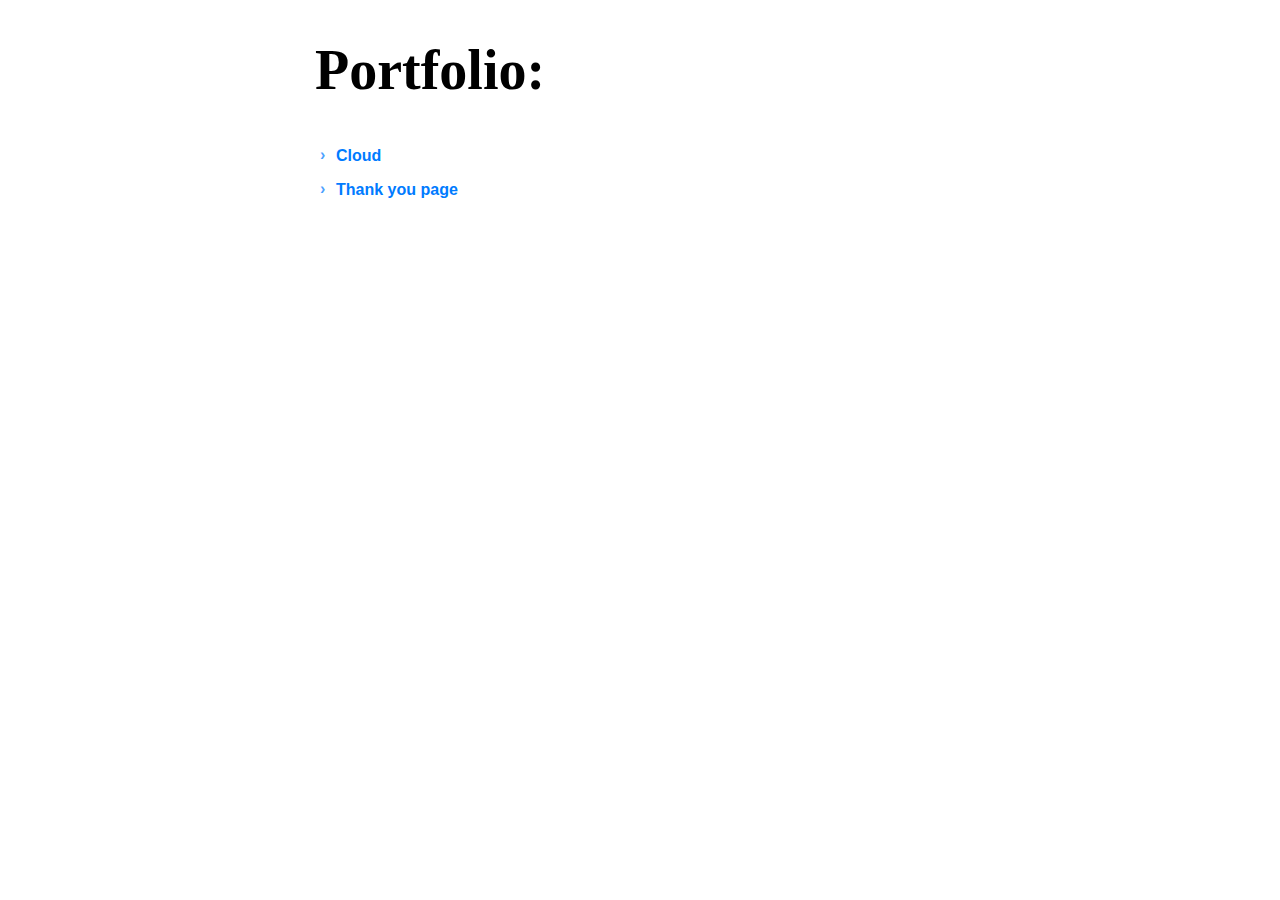
<file: index.html>
<!doctype html>
<html lang="en" translate="no">
<head>
	<meta charset="UTF-8">
	<meta http-equiv="X-UA-Compatible" content="IE=edge">
	<meta name="viewport" content="width=device-width, initial-scale=1.0, minimal-ui, shrink-to-fit=no viewport-fit=cover">
	
	<title>Portfolio for upwrok | portfolio.inderio.com</title>
	
	<link rel="apple-touch-icon" sizes="57x57" href="favicon/apple-icon-57x57.png">
    <link rel="apple-touch-icon" sizes="60x60" href="favicon/apple-icon-60x60.png">
    <link rel="apple-touch-icon" sizes="72x72" href="favicon/apple-icon-72x72.png">
    <link rel="apple-touch-icon" sizes="76x76" href="favicon/apple-icon-76x76.png">
    <link rel="apple-touch-icon" sizes="114x114" href="favicon/apple-icon-114x114.png">
    <link rel="apple-touch-icon" sizes="120x120" href="favicon/apple-icon-120x120.png">
    <link rel="apple-touch-icon" sizes="144x144" href="favicon/apple-icon-144x144.png">
    <link rel="apple-touch-icon" sizes="152x152" href="favicon/apple-icon-152x152.png">
    <link rel="apple-touch-icon" sizes="180x180" href="favicon/apple-icon-180x180.png">
    <link rel="icon" type="image/png" sizes="192x192"  href="favicon/android-icon-192x192.png">
    <link rel="icon" type="image/png" sizes="32x32" href="favicon/favicon-32x32.png">
    <link rel="icon" type="image/png" sizes="96x96" href="favicon/favicon-96x96.png">
    <link rel="icon" type="image/png" sizes="16x16" href="favicon/favicon-16x16.png">
    <link rel="manifest" href="favicon/manifest.json">
    <meta name="msapplication-TileColor" content="#ffffff">
    <meta name="msapplication-TileImage" content="favicon/ms-icon-144x144.png">
    <meta name="theme-color" content="#ffffff">
	
	<style>
		html,
		body {
			height: 100%;
		}
		body {
			margin:0;
			padding:0;
			font-family: Tahoma;
			display: flex;
			justify-content: center;
		}
		
		.container {
			width: 100%;
			max-width: 650px;
			padding: 0 30px;
			margin-bottom: 70px;
		}

		.animate::after,
		.animate::before,
		.animate {
			-webkit-transition: all .25s ease-in-out;
			-moz-transition: all .25s ease-in-out;
			-o-transition: all .25s ease-in-out;
			transition: all .25s ease-in-out;
		}

		.page-title {
			font-size: 56px;
		}
		@media screen and (max-width: 768px) {
			.page-title {
				font-size: 42px;
			}
		}
		
		.portfolio {
			margin: 0 0 1rem;
			font-size: 16px;
			line-height: 26px;
			font-weight: 600;
			color: #444B58;
			padding-left: 21px;
			list-style: none;
		}
		.portfolio .portfolio__li {

		}
		.portfolio .portfolio__link {
			position: relative;
			display: block;
			padding: 4px 0;
			color: #007bff;
			text-decoration: none;
			background-color: transparent;
			font-family: -apple-system,BlinkMacSystemFont,"Segoe UI",Roboto,"Helvetica Neue",Arial,"Noto Sans",sans-serif,"Apple Color Emoji","Segoe UI Emoji","Segoe UI Symbol","Noto Color Emoji";
		}
		.portfolio .portfolio__link::before {
			content: '›';
			position: absolute;
			top: 47%;
			left: -16px;
			transform: translateY(-50%);
			transition-delay: 70ms;
			opacity: .7;
		}
		.portfolio .portfolio__link:hover {
			padding-left: 6px;
		}
		.portfolio .portfolio__link:hover::before {
			left: -9px;
			opacity: 1;
		}
	</style>
</head>
<body>
	<div class="container">
		<h1 class="page-title">Portfolio:</h1>
		<ul class="portfolio">
			<li class="portfolio__li">
				<a href="cloud" class="portfolio__link animate" target="_blank">Cloud</a>
			</li>
			<li class="portfolio__li">
				<a href="thank-you" class="portfolio__link animate" target="_blank">Thank you page</a>
			</li>
		</ul>
	</div>
</body>
</html>
</file>
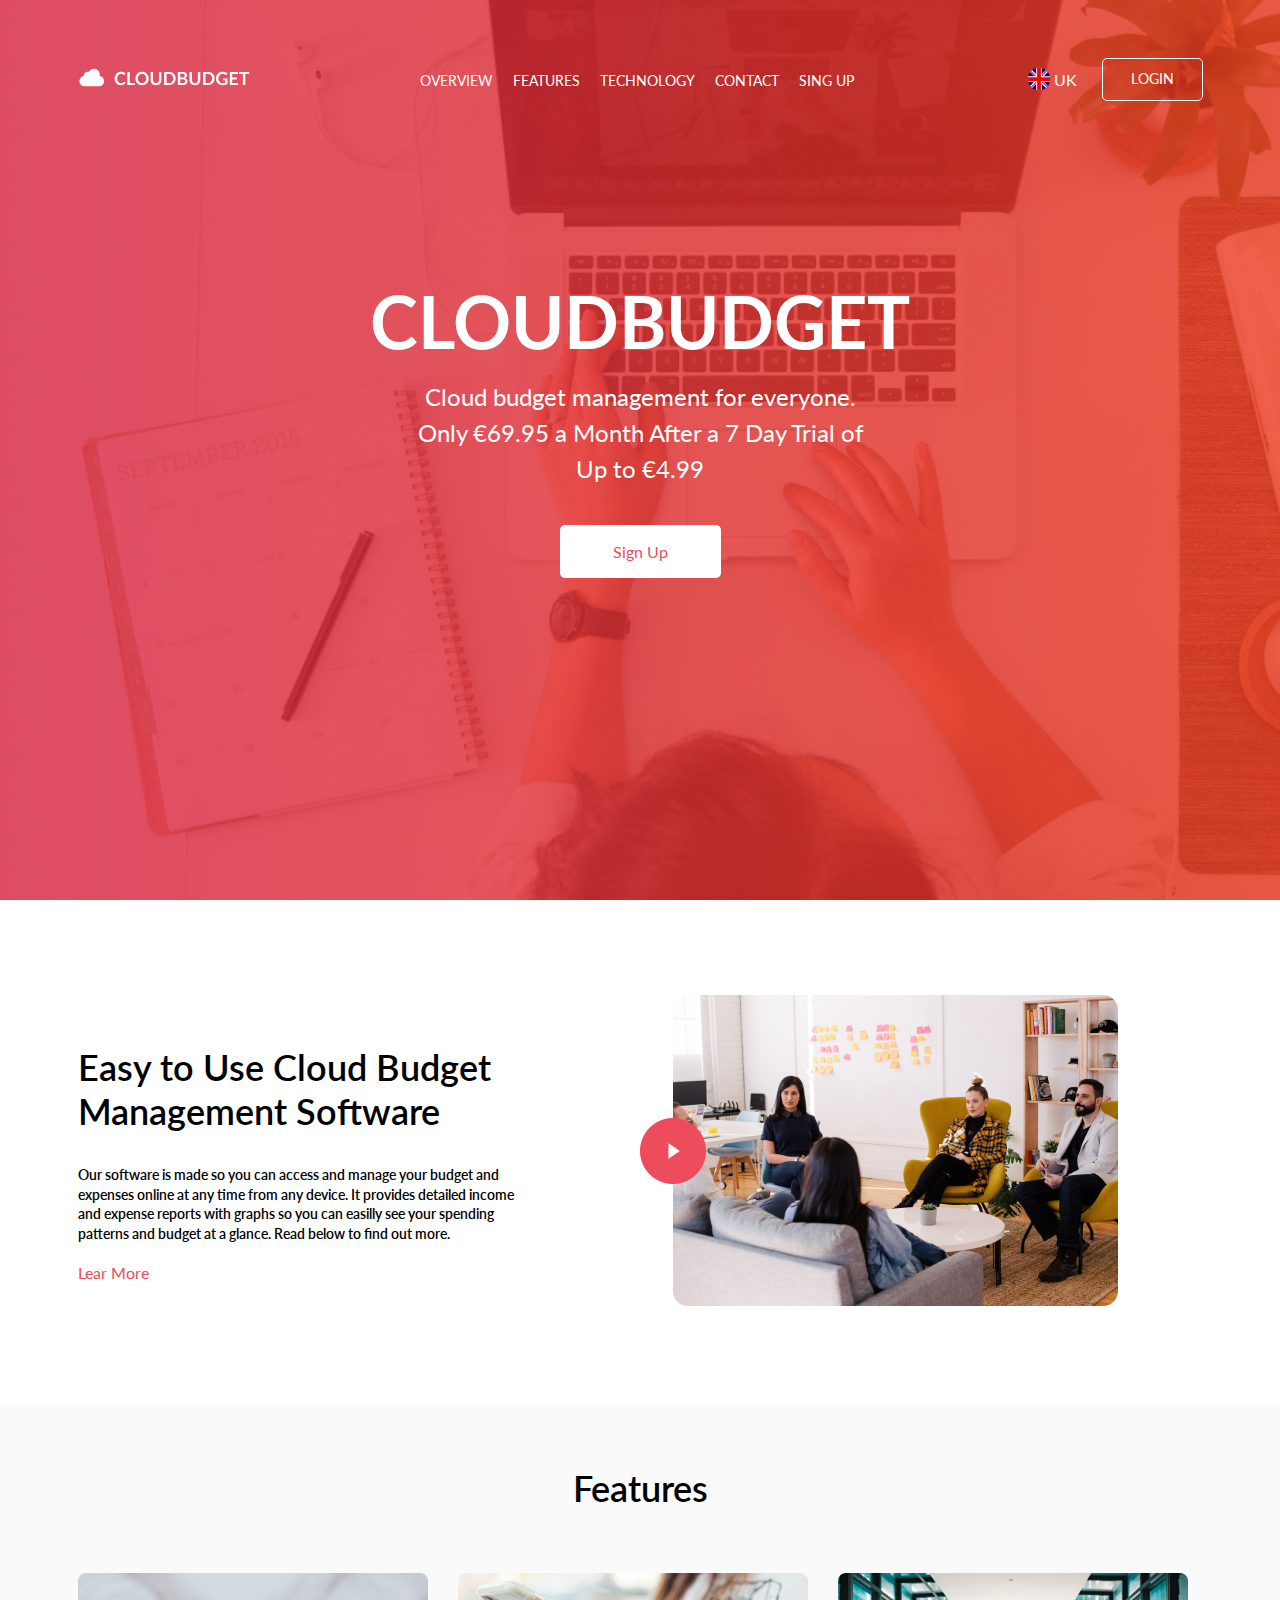
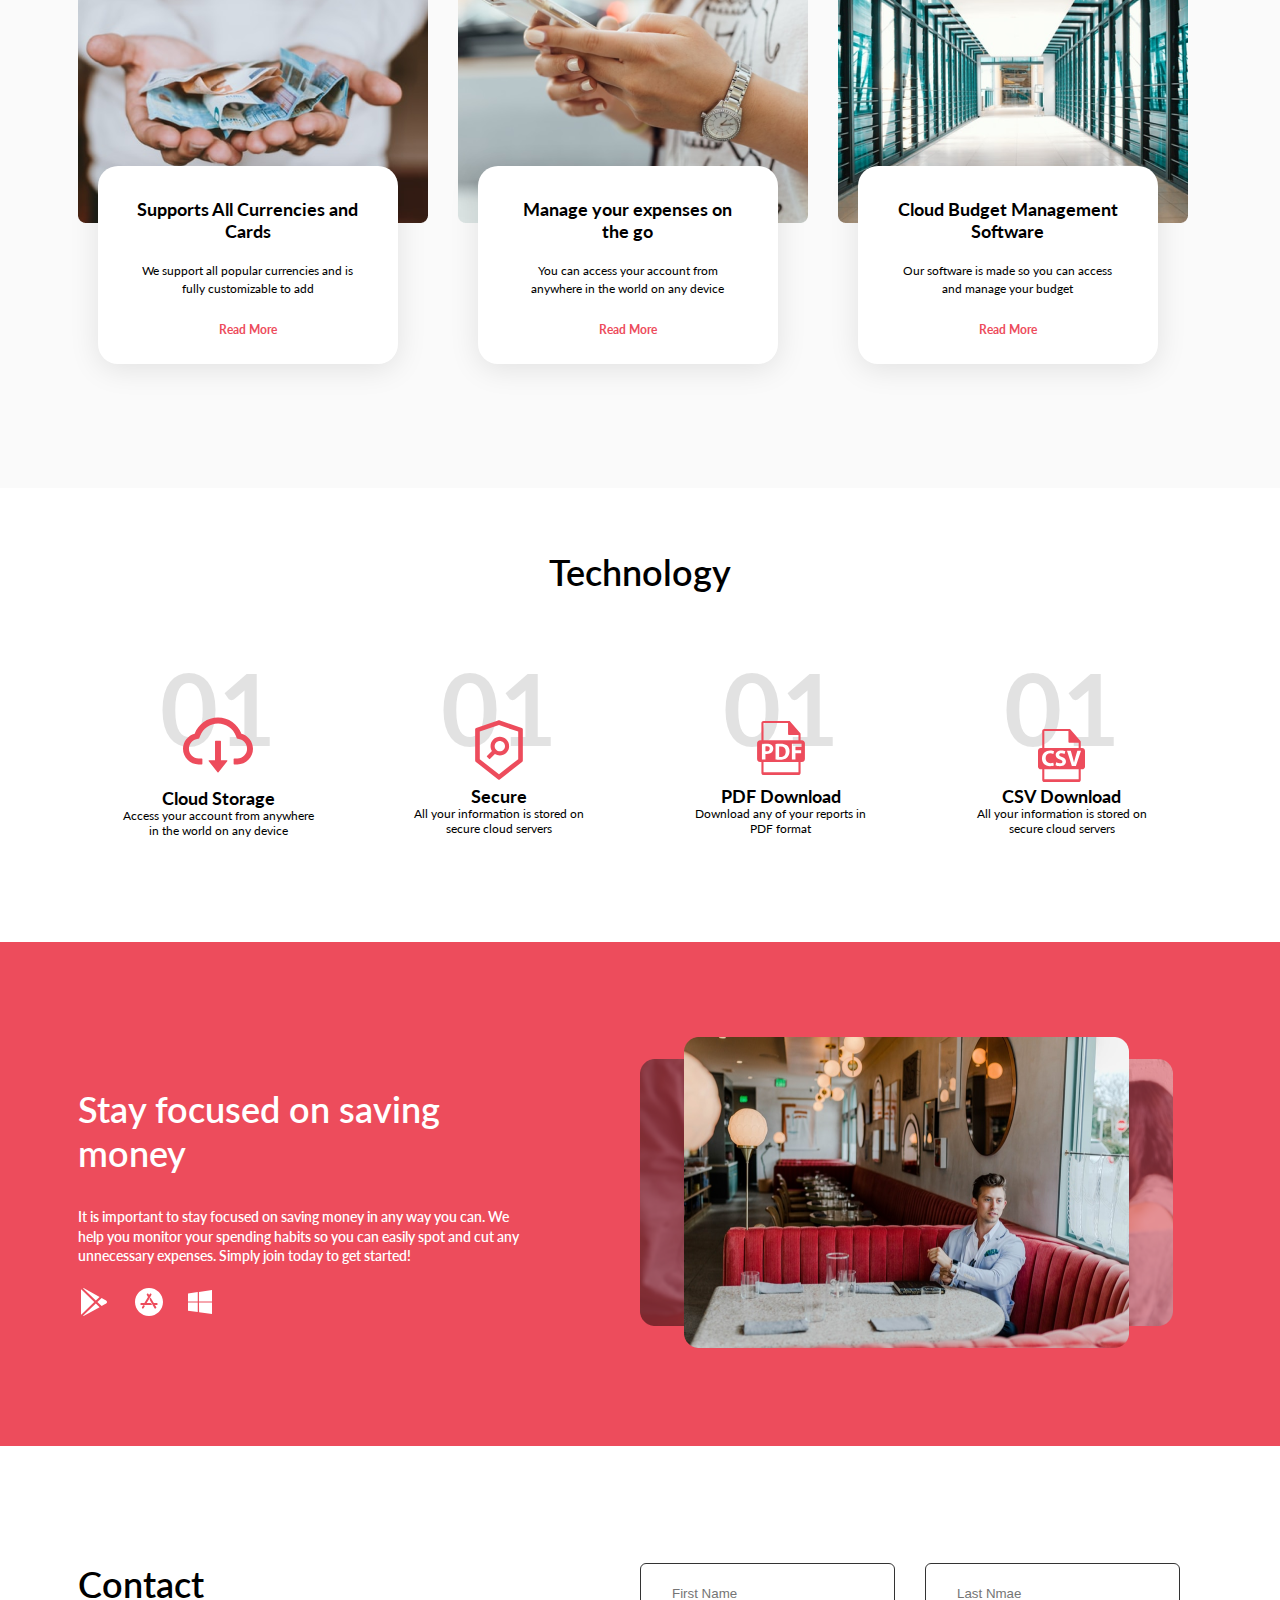
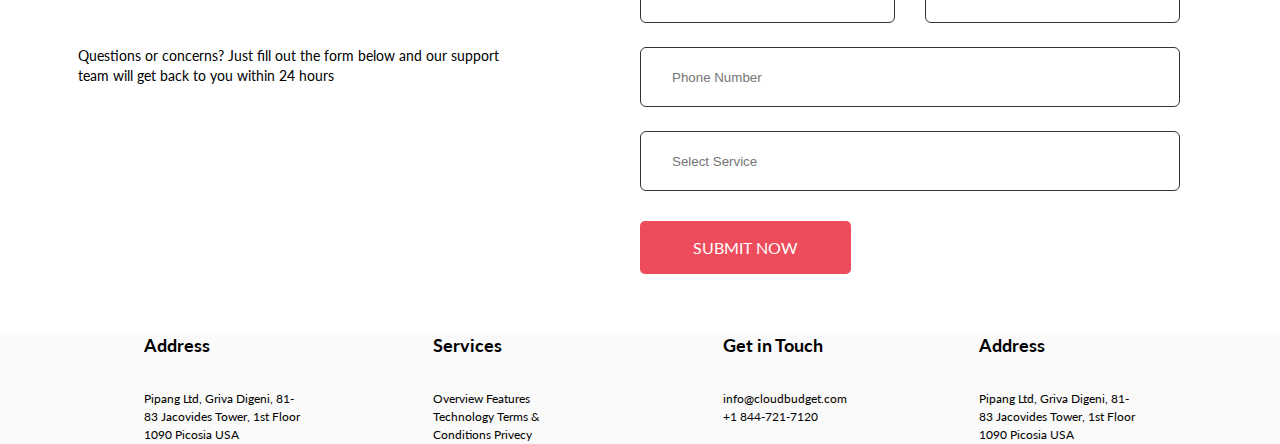
<file: cloud/index.html>
<!DOCTYPE html>
<html lang="en">

<head>
    <meta charset="UTF-8">
    <meta name="viewport" content="width=device-width, initial-scale=1.0">
    <title>CloudBudget</title>
    <meta name="description" content="CloudBudget test">
    <link rel="apple-touch-icon" sizes="180x180" href="favicons/apple-touch-icon.png">
    <link rel="icon" type="image/png" sizes="32x32" href="favicons/favicon-32x32.png">
    <link rel="icon" type="image/png" sizes="16x16" href="favicons/favicon-16x16.png">
    <link rel="manifest" href="/site.webmanifest">
    <link rel="mask-icon" href="/safari-pinned-tab.svg" color="#5bbad5">
    <meta name="msapplication-TileColor" content="#da532c">
    <meta name="theme-color" content="#ffffff">
    <link rel="stylesheet" href="./css/reset.css">
    <link rel="stylesheet" href="./css/style.css">
    <link rel="preconnect" href="https://fonts.googleapis.com">
    <link rel="preconnect" href="https://fonts.gstatic.com" crossorigin>
    <link href="https://fonts.googleapis.com/css2?family=Lato:wght@300;400;700&display=swap" rel="stylesheet">
</head>

<body>

    <!-- HEADER -->

    <header class="header">
        <div class="container">
            <div class="header__wrapper">
                <div class="navbar">
                    <a href="#!" class="logo">
                        <img src="./img/nav-logo.svg" alt="logo">
                    </a>
                    <nav class="nav">
                        <ul class="nav__list">
                            <li><a class="nav__item" href="#overview">overview</a></li>
                            <li><a class="nav__item" href="#features">features</a></li>
                            <li><a class="nav__item" href="#technology">technology</a></li>
                            <li><a class="nav__item" href="#contact">contact</a></li>
                            <li><a class="nav__item" href="#sing-up">sing up</a></li>
                        </ul>
                    </nav>

                    <div class="nav__buttons">
                        <div class="button__lang">
                            <img class="lang__flag" src="./img/united_kingdom.svg" alt="" width="30px">
                            <a class="lang__text" href="uk.html">UK</a>
                        </div>
                        <a href="#" class="nav__button-login">LOGIN</a>
                    </div>
                </div>

                <section class="cloudbtudge">
                    <div class="cloudbtudge__text">
                        <h1 class="cloudbtudge__title">
                            CloudBudget
                        </h1>

                        <p class="cloudbtudge__subtitle">
                            Cloud budget management for everyone. Only €69.95 a Month After a 7 Day Trial of
                            Up to €4.99
                        </p>
                    </div>

                    <a href="#" class="cloudbtudge__button">Sign Up</a>
                </section>
            </div>
    </header>

    <!-- OVERVIEW -->

    <section class="overview" id="overview">
        <div class="container">
            <div class="overview__wrapper">
                <div class="overview__text">
                    <h2 class="overview__title">
                        Easy to Use Cloud Budget Management Software
                    </h2>

                    <p class="overview__subtitle">
                        Our software is made so you can access and manage your budget and expenses online at any time
                        from any device. It provides detailed income and expense reports with graphs so you can easilly
                        see your spending patterns and budget at a glance. Read below to find out more.
                    </p>

                    <a href="" class="overview__link">Lear More</a>
                </div>
                <img src="./img/overview-video.png" alt="" class="overview__video">
            </div>
        </div>
    </section>

    <!-- FEATURES -->

    <section class="features" id="features">
        <div class="container">
            <div class="features__wrapper">
                <h2 class="features__title">
                    Features
                </h2>

                <div class="cards">
                    <div class="card">
                        <img class="card__img" src="./img/card-img1.png" alt="">

                        <div class="card__text">
                            <h3 class="card__title">
                                Supports All Currencies and Cards
                            </h3>

                            <p class="card__subtitle">
                                We support all popular currencies and is fully customizable to add
                            </p>

                            <a href="#" class="card__link">Read More</a>
                        </div>
                    </div>

                    <div class="card">
                        <img class="card__img" src="./img/card-img2.png" alt="">

                        <div class="card__text">
                            <h3 class="card__title">
                                Manage your expenses on the go
                            </h3>

                            <p class="card__subtitle">
                                You can access your account from anywhere in the world on any device
                            </p>

                            <a href="#" class="card__link">Read More</a>
                        </div>
                    </div>

                    <div class="card">
                        <img class="card__img" src="./img/card-img3.png" alt="">

                        <div class="card__text">
                            <h3 class="card__title">
                                Cloud Budget Management Software
                            </h3>

                            <p class="card__subtitle">
                                Our software is made so you can access and manage your budget
                            </p>

                            <a href="#" class="card__link">Read More</a>
                        </div>
                    </div>
                </div>
            </div>
        </div>
    </section>

    <!-- TECHNOLOGY -->

    <section class="technology" id="technology">
        <div class="container">
            <div class="technology__wrapper">
                <h2 class="technology__title">
                    Technology
                </h2>

                <div class="technology__cards">
                    <div class="technology__card">
                        <div class="group-image">
                            <p class="technology__numbers">
                                01
                            </p>
                            <img class="technology__img" src="./img/technology-img1.svg" alt="">
                        </div>
                        <div class="technology__text">
                            <h3 class="technology__suptitle">
                                Cloud Storage
                            </h3>
                            <p class="technology__subtitle">
                                Access your account from anywhere in the world on any device
                            </p>
                        </div>
                    </div>

                    <div class="technology__card">
                        <div class="group-image">
                            <p class="technology__numbers">
                                01
                            </p>
                            <img class="technology__img" src="./img/technology-img2.svg" alt="">
                        </div>
                        <div class="technology__text">
                            <h3 class="technology__suptitle">
                                Secure
                            </h3>
                            <p class="technology__subtitle">
                                All your information is stored on secure cloud servers
                            </p>
                        </div>
                    </div>

                    <div class="technology__card">
                        <div class="group-image">
                            <p class="technology__numbers">
                                01
                            </p>
                            <img class="technology__img" src="./img/technology-img3.svg" alt="">
                        </div>
                        <div class="technology__text">
                            <h3 class="technology__suptitle">
                                PDF Download
                            </h3>
                            <p class="technology__subtitle">
                                Download any of your reports in PDF format
                            </p>
                        </div>
                    </div>

                    <div class="technology__card">
                        <div class="group-image">
                            <p class="technology__numbers">
                                01
                            </p>
                            <img class="technology__img" src="./img/technology-img4.svg" alt="">
                        </div>
                        <div class="technology__text">
                            <h3 class="technology__suptitle">
                                CSV Download
                            </h3>
                            <p class="technology__subtitle">
                                All your information is stored on secure cloud servers
                            </p>
                        </div>
                    </div>
                </div>
            </div>
        </div>
    </section>

    <!-- MONEY -->

    <section class="money">
        <div class="container">
            <div class="money__wrapper">
                <div class="money__text">
                    <h2 class="money__title">
                        Stay focused on saving money
                    </h2>

                    <p class="money__subtitle">
                        It is important to stay focused on saving money in any way you can. We help you monitor your
                        spending habits so you can easily spot and cut any unnecessary expenses. Simply join today to
                        get started!
                    </p>

                    <div class="money__group-images">
                        <img src="./img/play-store.svg" alt="" class="monay__img">
                        <img src="./img/app-store.svg" alt="" class="monay__img">
                        <img src="./img/windows.svg" alt="" class="monay__img">
                    </div>

                </div>

                <img src="./img/img-money.png" alt="" class="money__video">
            </div>
        </div>
    </section>

    <!-- CONTACTS -->

    <section class="contacts" id="contact">
        <div class="container">
            <div class="contacrs__wrapper">
                <div class="contacts__text">
                    <h2 class="contacts__title">
                        Contact
                    </h2>
                    <p class="contacts__subtitle">
                        Questions or concerns? Just fill out the form below and our support team will get back to you
                        within 24 hours
                    </p>
                </div>
                <div class="contacts__form">
                    <div class="input__user">
                        <input class="user" type="text" placeholder="First Name" id="">
                        <input class="user" type="text" placeholder="Last Nmae" id="">
                    </div>
                    <div class="input__data">
                        <input class="data" placeholder="Phone Number" type="text" id="">
                        <input class="data data-down" placeholder="Select Service" type="text" id="">
                    </div>

                    <a href="#" class="contacts__button">Submit Now</a>
                </div>
            </div>
        </div>
    </section>

    <!-- FOOTER -->

    <footer class="footer">
        <div class="container">
            <div class="footer__wrapper">
                <div class="text__content">
                    <div class="footer__text">
                        <h3 class="footer__title">
                            Address
                        </h3>

                        <p class="footer__subtitle">
                            Pipang Ltd, Griva Digeni,
                            81-83 Jacovides Tower, 1st Floor
                            1090 Picosia USA
                        </p>
                    </div>
                    <div class="footer__text">
                        <h3 class="footer__title">
                            Services
                        </h3>

                        <p class="footer__subtitle">
                            Overview
                            Features
                            Technology
                            Terms & Conditions
                            Privecy

                        </p>
                    </div>
                    <div class="footer__text">
                        <h3 class="footer__title">
                            Get in Touch
                        </h3>

                        <p class="footer__subtitle">
                            info@cloudbudget.com
                        </p>
                        <p class="footer__subtitle">+1 844-721-7120</p>
                        <p class="footer__subtitle"></p>

                    </div>
                    <div class="footer__text">
                        <h3 class="footer__title">
                            Address
                        </h3>

                        <p class="footer__subtitle">
                            Pipang Ltd, Griva Digeni,
                            81-83 Jacovides Tower, 1st Floor
                            1090 Picosia USA
                        </p>
                    </div>
                </div>
            </div>
        </div>
    </footer>

    <script src="./js/script.js"></script>
</body>

</html>
</file>
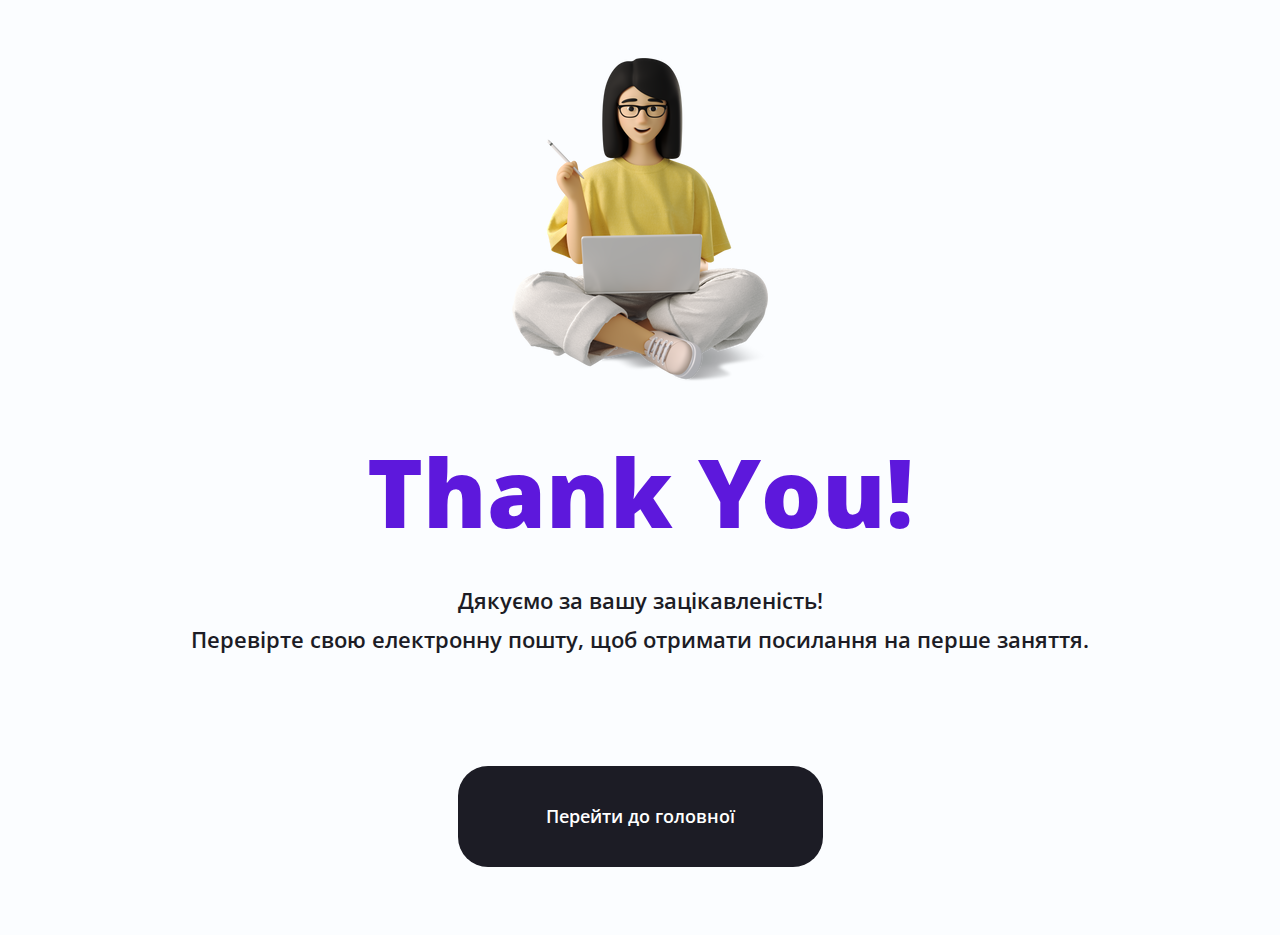
<file: thank-you/index.html>
<!DOCTYPE html>
<html lang="ua">

<head>
    <meta charset="UTF-8">
    <meta name="viewport" content="width=device-width, initial-scale=1.0">
    <title>Thank you page</title>
    <link rel="stylesheet" href="./css/style.css">
    <link rel="preconnect" href="https://fonts.googleapis.com">
    <link rel="preconnect" href="https://fonts.gstatic.com" crossorigin>
    <link href="https://fonts.googleapis.com/css2?family=Open+Sans:wght@600;800&display=swap" rel="stylesheet">
    <link rel="apple-touch-icon" sizes="180x180" href="img/favicon/apple-touch-icon.png">
    <link rel="icon" type="image/png" sizes="32x32" href="img/favicon/favicon-32x32.png">
    <link rel="icon" type="image/png" sizes="16x16" href="img/favicon/favicon-16x16.png">
    <link rel="manifest" href="img/favicon/site.webmanifest">
    <link rel="mask-icon" href="img/favicon/safari-pinned-tab.svg" color="#5bbad5">
    <link rel="shortcut icon" href="img/favicon/favicon.ico">
    <meta name="msapplication-TileColor" content="#da532c">
    <meta name="msapplication-config" content="img/favicon/browserconfig.xml">
    <meta name="theme-color" content="#ffffff">
</head>

<body>
    <div class="container">
        <img src="./img/babka.png" alt="" class="babka">

        <h1 class="title">Thank You!</h1>

        <p class="suptitle">
            Дякуємо за вашу зацікавленість! <br>
            Перевірте свою електронну пошту, щоб отримати посилання на перше заняття.
        </p>

        <a href="#" class="btn">Перейти до головної</a>
    </div>

    <div class="contacts">
        <div class="container">
            
        </div>
    </div>
</body>

</html>
</file>
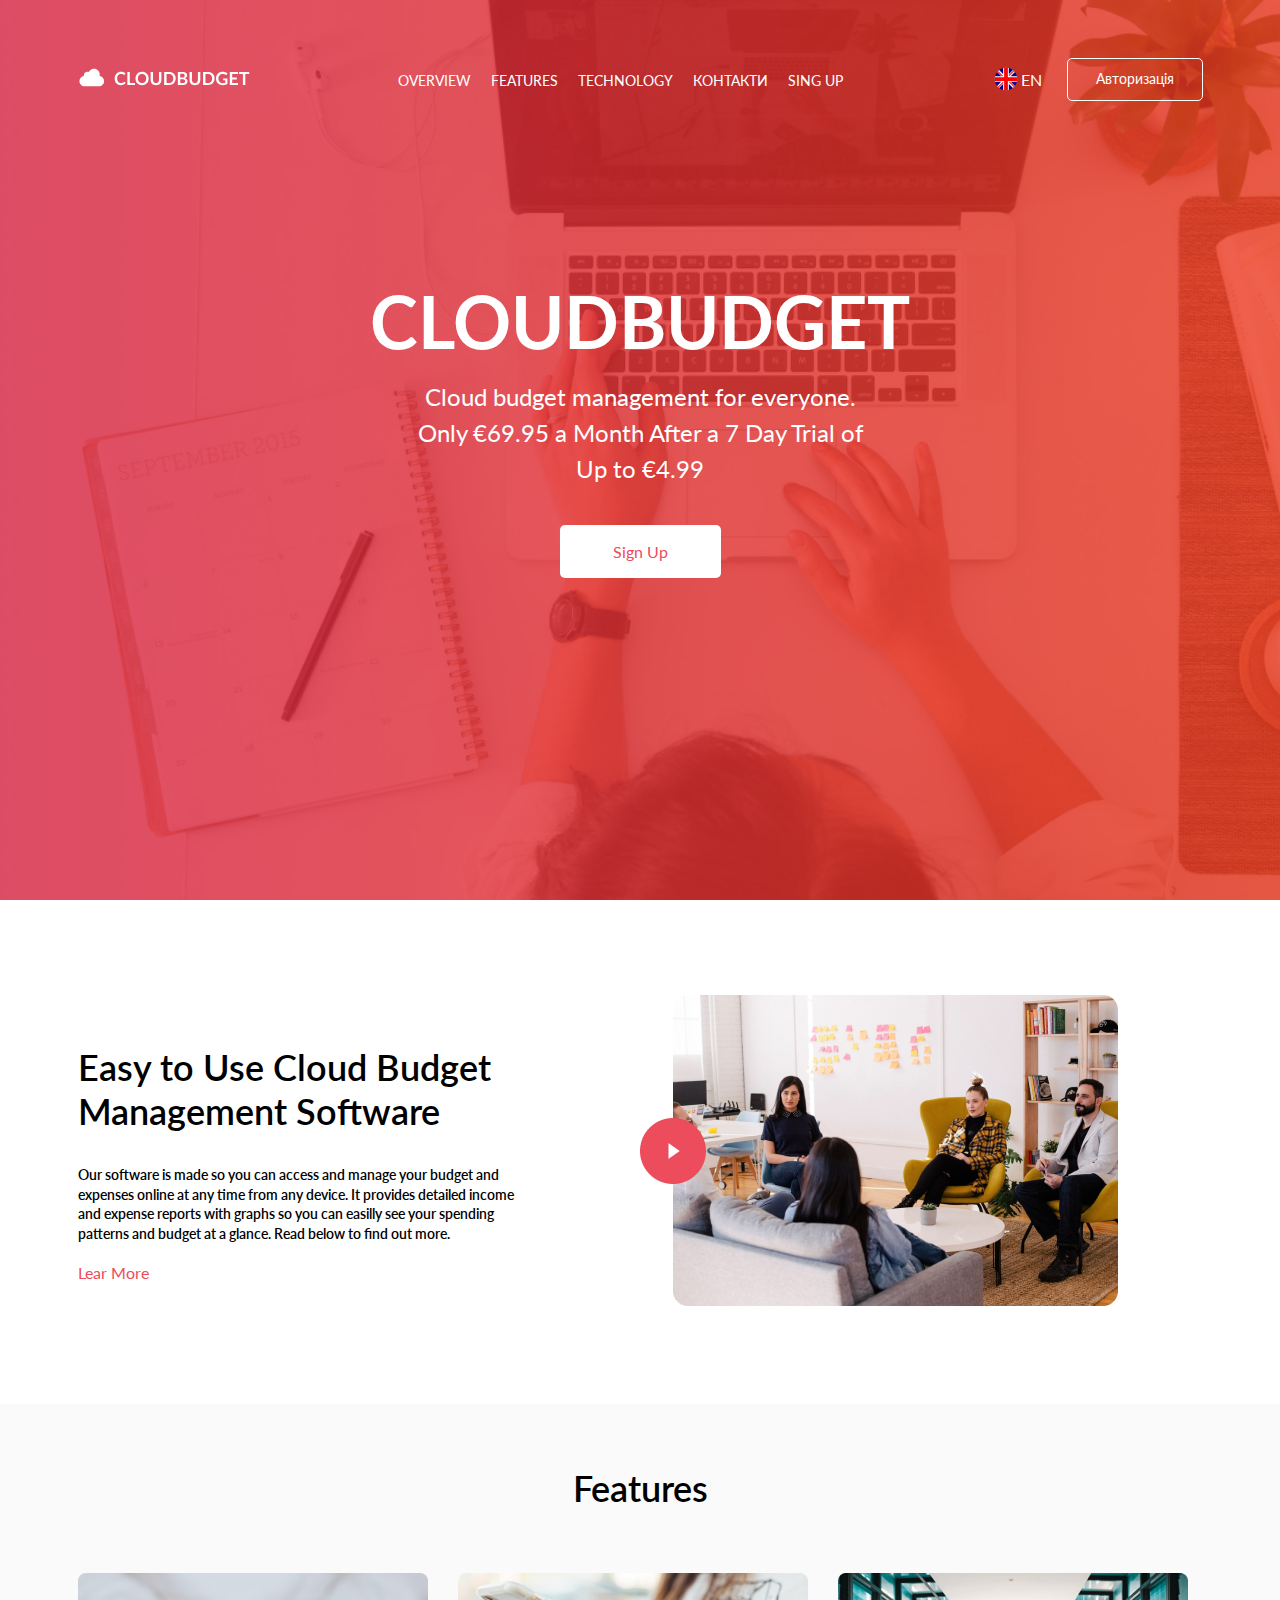
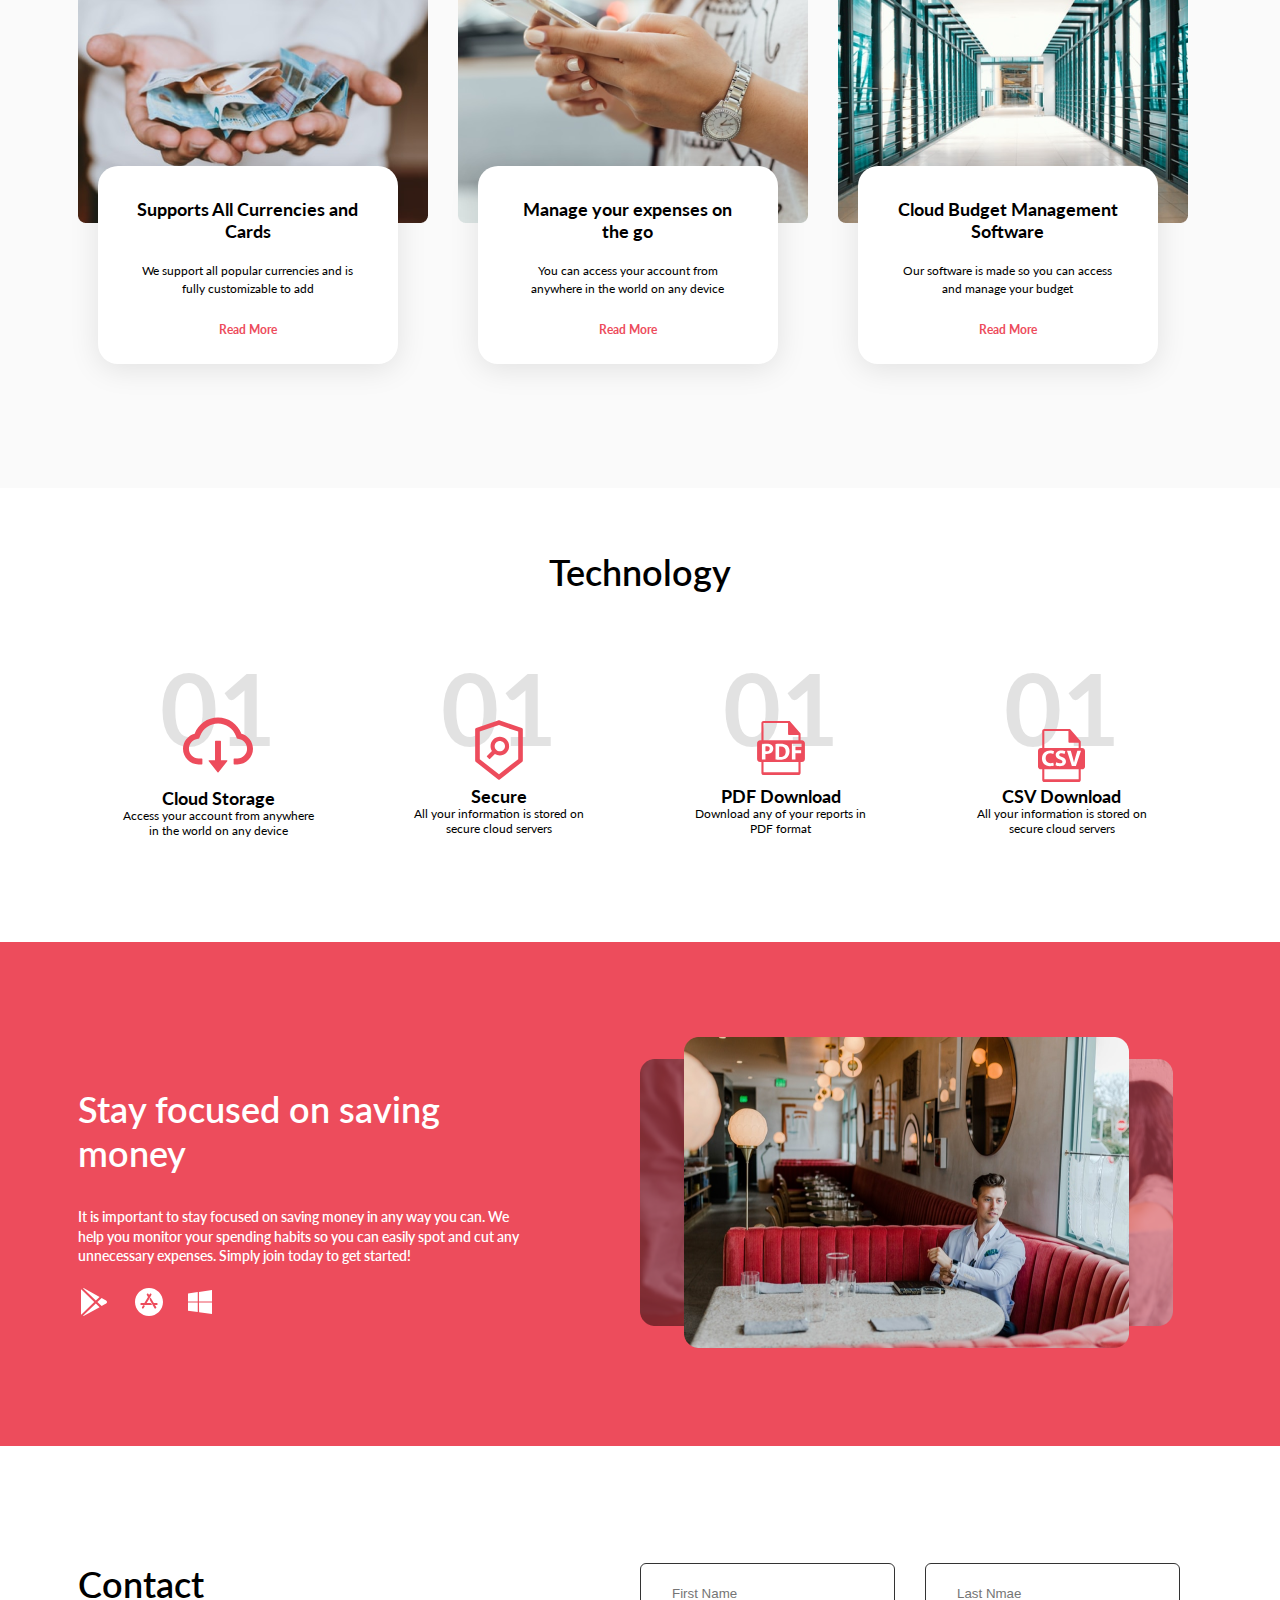
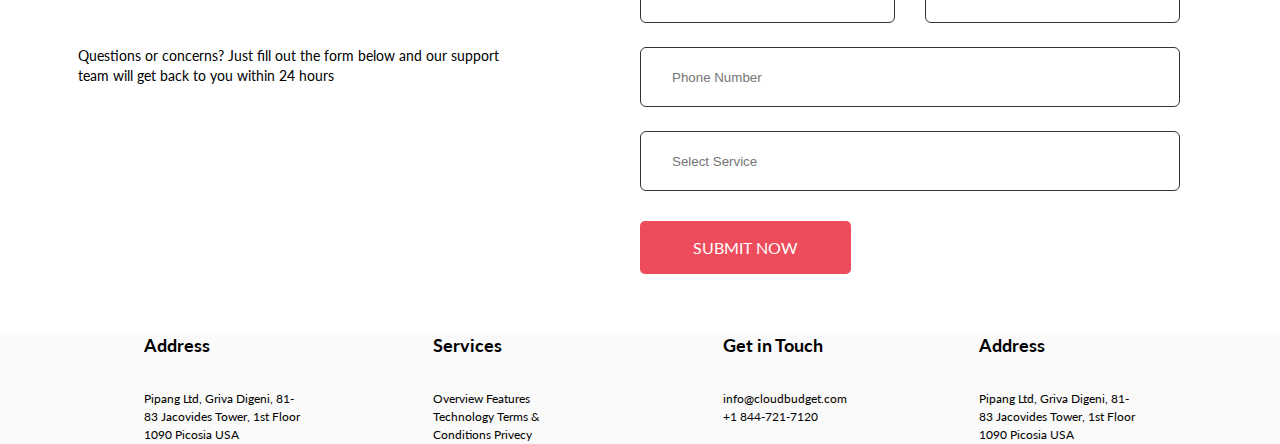
<file: cloud/uk.html>
<!DOCTYPE html>
<html lang="en">

<head>
    <meta charset="UTF-8">
    <meta name="viewport" content="width=device-width, initial-scale=1.0">
    <title>CloudBudget</title>
    <link rel="apple-touch-icon" sizes="180x180" href="favicons/apple-touch-icon.png">
    <link rel="icon" type="image/png" sizes="32x32" href="favicons/favicon-32x32.png">
    <link rel="icon" type="image/png" sizes="16x16" href="favicons/favicon-16x16.png">
    <link rel="manifest" href="/site.webmanifest">
    <link rel="mask-icon" href="/safari-pinned-tab.svg" color="#5bbad5">
    <meta name="msapplication-TileColor" content="#da532c">
    <meta name="theme-color" content="#ffffff">
    <link rel="stylesheet" href="./css/reset.css">
    <link rel="stylesheet" href="./css/style.css">
    <link rel="preconnect" href="https://fonts.googleapis.com">
    <link rel="preconnect" href="https://fonts.gstatic.com" crossorigin>
    <link href="https://fonts.googleapis.com/css2?family=Lato:wght@300;400;700&display=swap" rel="stylesheet">
</head>

<body>

    <!-- HEADER -->

    <header class="header">
        <div class="container">
            <div class="header__wrapper">
                <div class="navbar">
                    <a href="#!" class="logo">
                        <img src="./img/nav-logo.svg" alt="logo">
                    </a>
                    <nav class="nav">
                        <ul class="nav__list">
                            <li><a class="nav__item" href="#overview">overview</a></li>
                            <li><a class="nav__item" href="#features">features</a></li>
                            <li><a class="nav__item" href="#technology">technology</a></li>
                            <li><a class="nav__item" href="#contact">Контакти</a></li>
                            <li><a class="nav__item" href="#sing-up">sing up</a></li>
                        </ul>
                    </nav>

                    <div class="nav__buttons">
                        <div class="button__lang">
                            <img class="lang__flag" src="./img/united_kingdom.svg" alt="" width="30px">
                            <a class="lang__text" href="index.html">EN</a>
                        </div>
                        <a href="#" class="nav__button-login">Авторизація</a>
                    </div>
                </div>

                <section class="cloudbtudge">
                    <div class="cloudbtudge__text">
                        <h1 class="cloudbtudge__title">
                            CloudBudget
                        </h1>

                        <p class="cloudbtudge__subtitle">
                            Cloud budget management for everyone. Only €69.95 a Month After a 7 Day Trial of
                            Up to €4.99
                        </p>
                    </div>

                    <a href="#" class="cloudbtudge__button">Sign Up</a>
                </section>
            </div>
    </header>

    <!-- OVERVIEW -->

    <section class="overview" id="overview">
        <div class="container">
            <div class="overview__wrapper">
                <div class="overview__text">
                    <h2 class="overview__title">
                        Easy to Use Cloud Budget Management Software
                    </h2>

                    <p class="overview__subtitle">
                        Our software is made so you can access and manage your budget and expenses online at any time
                        from any device. It provides detailed income and expense reports with graphs so you can easilly
                        see your spending patterns and budget at a glance. Read below to find out more.
                    </p>

                    <a href="" class="overview__link">Lear More</a>
                </div>
                <img src="./img/overview-video.png" alt="" class="overview__video">
            </div>
        </div>
    </section>

    <!-- FEATURES -->

    <section class="features" id="features">
        <div class="container">
            <div class="features__wrapper">
                <h2 class="features__title">
                    Features
                </h2>

                <div class="cards">
                    <div class="card">
                        <img class="card__img" src="./img/card-img1.png" alt="">

                        <div class="card__text">
                            <h3 class="card__title">
                                Supports All Currencies and Cards
                            </h3>

                            <p class="card__subtitle">
                                We support all popular currencies and is fully customizable to add
                            </p>

                            <a href="#" class="card__link">Read More</a>
                        </div>
                    </div>

                    <div class="card">
                        <img class="card__img" src="./img/card-img2.png" alt="">

                        <div class="card__text">
                            <h3 class="card__title">
                                Manage your expenses on the go
                            </h3>

                            <p class="card__subtitle">
                                You can access your account from anywhere in the world on any device
                            </p>

                            <a href="#" class="card__link">Read More</a>
                        </div>
                    </div>

                    <div class="card">
                        <img class="card__img" src="./img/card-img3.png" alt="">

                        <div class="card__text">
                            <h3 class="card__title">
                                Cloud Budget Management Software
                            </h3>

                            <p class="card__subtitle">
                                Our software is made so you can access and manage your budget
                            </p>

                            <a href="#" class="card__link">Read More</a>
                        </div>
                    </div>
                </div>
            </div>
        </div>
    </section>

    <!-- TECHNOLOGY -->

    <section class="technology" id="technology">
        <div class="container">
            <div class="technology__wrapper">
                <h2 class="technology__title">
                    Technology
                </h2>

                <div class="technology__cards">
                    <div class="technology__card">
                        <div class="group-image">
                            <p class="technology__numbers">
                                01
                            </p>
                            <img class="technology__img" src="./img/technology-img1.svg" alt="">
                        </div>
                        <div class="technology__text">
                            <h3 class="technology__suptitle">
                                Cloud Storage
                            </h3>
                            <p class="technology__subtitle">
                                Access your account from anywhere in the world on any device
                            </p>
                        </div>
                    </div>

                    <div class="technology__card">
                        <div class="group-image">
                            <p class="technology__numbers">
                                01
                            </p>
                            <img class="technology__img" src="./img/technology-img2.svg" alt="">
                        </div>
                        <div class="technology__text">
                            <h3 class="technology__suptitle">
                                Secure
                            </h3>
                            <p class="technology__subtitle">
                                All your information is stored on secure cloud servers
                            </p>
                        </div>
                    </div>

                    <div class="technology__card">
                        <div class="group-image">
                            <p class="technology__numbers">
                                01
                            </p>
                            <img class="technology__img" src="./img/technology-img3.svg" alt="">
                        </div>
                        <div class="technology__text">
                            <h3 class="technology__suptitle">
                                PDF Download
                            </h3>
                            <p class="technology__subtitle">
                                Download any of your reports in PDF format
                            </p>
                        </div>
                    </div>

                    <div class="technology__card">
                        <div class="group-image">
                            <p class="technology__numbers">
                                01
                            </p>
                            <img class="technology__img" src="./img/technology-img4.svg" alt="">
                        </div>
                        <div class="technology__text">
                            <h3 class="technology__suptitle">
                                CSV Download
                            </h3>
                            <p class="technology__subtitle">
                                All your information is stored on secure cloud servers
                            </p>
                        </div>
                    </div>
                </div>
            </div>
        </div>
    </section>

    <!-- MONEY -->

    <section class="money">
        <div class="container">
            <div class="money__wrapper">
                <div class="money__text">
                    <h2 class="money__title">
                        Stay focused on saving money
                    </h2>

                    <p class="money__subtitle">
                        It is important to stay focused on saving money in any way you can. We help you monitor your
                        spending habits so you can easily spot and cut any unnecessary expenses. Simply join today to
                        get started!
                    </p>

                    <div class="money__group-images">
                        <img src="./img/play-store.svg" alt="" class="monay__img">
                        <img src="./img/app-store.svg" alt="" class="monay__img">
                        <img src="./img/windows.svg" alt="" class="monay__img">
                    </div>

                </div>

                <img src="./img/img-money.png" alt="" class="money__video">
            </div>
        </div>
    </section>

    <!-- CONTACTS -->

    <section class="contacts" id="contact">
        <div class="container">
            <div class="contacrs__wrapper">
                <div class="contacts__text">
                    <h2 class="contacts__title">
                        Contact
                    </h2>
                    <p class="contacts__subtitle">
                        Questions or concerns? Just fill out the form below and our support team will get back to you
                        within 24 hours
                    </p>
                </div>
                <div class="contacts__form">
                    <div class="input__user">
                        <input class="user" type="text" placeholder="First Name" id="">
                        <input class="user" type="text" placeholder="Last Nmae" id="">
                    </div>
                    <div class="input__data">
                        <input class="data" placeholder="Phone Number" type="text" id="">
                        <input class="data data-down" placeholder="Select Service" type="text" id="">
                    </div>

                    <a href="#" class="contacts__button">Submit Now</a>
                </div>
            </div>
        </div>
    </section>

    <!-- FOOTER -->

    <footer class="footer">
        <div class="container">
            <div class="footer__wrapper">
                <div class="text__content">
                    <div class="footer__text">
                        <h3 class="footer__title">
                            Address
                        </h3>

                        <p class="footer__subtitle">
                            Pipang Ltd, Griva Digeni,
                            81-83 Jacovides Tower, 1st Floor
                            1090 Picosia USA
                        </p>
                    </div>
                    <div class="footer__text">
                        <h3 class="footer__title">
                            Services
                        </h3>

                        <p class="footer__subtitle">
                            Overview
                            Features
                            Technology
                            Terms & Conditions
                            Privecy

                        </p>
                    </div>
                    <div class="footer__text">
                        <h3 class="footer__title">
                            Get in Touch
                        </h3>

                        <p class="footer__subtitle">
                            info@cloudbudget.com
                        </p>
                        <p class="footer__subtitle">+1 844-721-7120</p>
                        <p class="footer__subtitle"></p>

                    </div>
                    <div class="footer__text">
                        <h3 class="footer__title">
                            Address
                        </h3>

                        <p class="footer__subtitle">
                            Pipang Ltd, Griva Digeni,
                            81-83 Jacovides Tower, 1st Floor
                            1090 Picosia USA
                        </p>
                    </div>
                </div>
            </div>
        </div>
    </footer>

    <script src="./js/script.js"></script>
</body>

</html>
</file>
<file: cloud/css/style.css>
body {
  font-family: "Lato", sans-serif;
}

.container {
  max-width: 1125px;
  margin: 0 auto;
}

.header {
  width: 100%;
  height: 100vh;
  color: #fff;
  background: url(../img/fon.png) center no-repeat;
  background-size: cover;
}
.header .header__wrapper {
  padding-top: 17px;
}
.header .header__wrapper .navbar {
  display: flex;
  align-items: center;
  justify-content: space-between;
  padding: 41px 0 37px 0;
}
.header .header__wrapper .navbar .nav__list {
  display: flex;
  gap: 20px;
}
.header .header__wrapper .navbar .nav__item {
  color: #fff;
  text-transform: uppercase;
  font-weight: 400;
  font-size: 14px;
  line-height: 16.8px;
}
.header .header__wrapper .navbar .nav__buttons {
  display: flex;
  align-items: center;
  gap: 25px;
}
.header .header__wrapper .navbar .nav__buttons .nav__button-login {
  color: #fff;
  font-weight: 400;
  font-size: 14px;
  line-height: 16.8px;
  padding: 12px 28px;
  border: 1px solid #fff;
  border-radius: 5px;
  transition: all 0.4s;
}
.header .header__wrapper .navbar .nav__buttons .nav__button-login:hover {
  color: rgba(0, 0, 0, 0.708);
  background-color: rgba(255, 255, 255, 0.7098039216);
}
.header .header__wrapper .navbar .nav__buttons .lang__text {
  color: #fff;
}
.header .header__wrapper .navbar .nav__buttons .button__lang {
  display: flex;
  align-items: center;
}
.header .header__wrapper .cloudbtudge {
  margin-top: 140px;
  text-align: center;
  justify-content: center;
}
.header .header__wrapper .cloudbtudge .cloudbtudge__text {
  margin-bottom: 40px;
}
.header .header__wrapper .cloudbtudge .cloudbtudge__text .cloudbtudge__title {
  font-weight: 700;
  font-size: 72px;
  line-height: 86.4px;
  text-transform: uppercase;
}
.header .header__wrapper .cloudbtudge .cloudbtudge__text .cloudbtudge__subtitle {
  max-width: 540px;
  margin: 0 auto;
  font-weight: 400;
  font-size: 24px;
  line-height: 36px;
  padding: 15px 40px;
}
.header .header__wrapper .cloudbtudge .cloudbtudge__button {
  color: #ED4C5C;
  background-color: #fff;
  padding: 17px 53px;
  border-radius: 5px;
  transition: all 0.4s;
}
.header .header__wrapper .cloudbtudge .cloudbtudge__button:hover {
  background-color: rgba(255, 255, 255, 0.7647058824);
  color: rgba(237, 76, 92, 0.3411764706);
}

.overview {
  margin: 95px 0;
}
.overview .overview__wrapper {
  justify-content: space-between;
}
.overview .overview__wrapper .overview__text {
  width: 50%;
  margin-top: 50px;
  float: left;
}
.overview .overview__wrapper .overview__text .overview__title {
  font-weight: 600;
  font-size: 36px;
}
.overview .overview__wrapper .overview__text .overview__subtitle {
  padding-top: 32px;
  max-width: 445px;
  font-weight: 600;
  font-size: 14px;
  line-height: 19.6px;
  margin-bottom: 20px;
}
.overview .overview__wrapper .overview__text .overview__link {
  color: #ED4C5C;
}

.features {
  padding: 63px 0 124px 0;
  background-color: #FAFAFA;
}
.features .features__wrapper .features__title {
  text-align: center;
  font-weight: 600;
  font-size: 36px;
  line-height: 43.2px;
  margin-bottom: 63px;
}
.features .features__wrapper .cards {
  display: flex;
  gap: 30px;
}
.features .features__wrapper .cards .card__text {
  background-color: #fff;
  max-width: 300px;
  padding: 33px 20px 25px 20px;
  border-radius: 20px;
  margin: -60px 20px 0;
  z-index: 1;
  position: relative;
  text-align: center;
  box-shadow: 0px 5px 30px 0px rgba(0, 0, 0, 0.1019607843);
}
.features .features__wrapper .cards .card__title {
  padding: 0 15px 20px 15px;
  font-size: 18px;
  font-weight: 700;
  line-height: 21.6px;
}
.features .features__wrapper .cards .card__subtitle {
  padding: 0 24px;
  font-size: 12px;
  font-weight: 400;
  line-height: 18px;
  padding-bottom: 20px;
}
.features .features__wrapper .cards .card__link {
  color: #ED4C5C;
  font-size: 12px;
  font-weight: 700;
  line-height: 18px;
}

.technology {
  margin: 63px 0 104px 0;
}
.technology .technology__wrapper .technology__title {
  text-align: center;
  font-weight: 600;
  font-size: 36px;
  line-height: 43.2px;
  margin-bottom: 52px;
}
.technology .technology__wrapper .technology__cards {
  display: flex;
}
.technology .technology__wrapper .technology__cards .technology__card {
  text-align: center;
  justify-content: center;
  max-width: 240px;
  margin: 0 auto;
}
.technology .technology__wrapper .technology__cards .technology__card .group-image .technology__numbers {
  font-weight: 700;
  font-size: 100px;
  line-height: 120px;
  color: rgba(16, 16, 16, 0.1215686275);
}
.technology .technology__wrapper .technology__cards .technology__card .group-image .technology__img {
  margin-top: -62px;
}
.technology .technology__wrapper .technology__cards .technology__card .technology__suptitle {
  font-size: 18px;
  font-weight: 700;
  line-height: 21.6px;
}
.technology .technology__wrapper .technology__cards .technology__card .technology__subtitle {
  padding: 0 24px;
  font-size: 12px;
  font-weight: 400;
  line-height: 14.4px;
}

.money {
  background-color: #ED4C5C;
  padding: 95px 0;
}
.money .money__wrapper {
  justify-content: space-between;
}
.money .money__wrapper .money__text {
  width: 50%;
  margin-top: 50px;
  float: left;
  color: #fff;
}
.money .money__wrapper .money__text .money__title {
  max-width: 445px;
  font-weight: 600;
  font-size: 36px;
}
.money .money__wrapper .money__text .money__subtitle {
  padding-top: 32px;
  max-width: 445px;
  font-weight: 600;
  font-size: 14px;
  line-height: 19.6px;
  margin-bottom: 20px;
}
.money .money__wrapper .money__group-images {
  display: flex;
  gap: 23px;
}

.contacrs__wrapper {
  margin: 117px 0 78px 0;
  display: flex;
}
.contacrs__wrapper .contacts__text {
  width: 50%;
}
.contacrs__wrapper .contacts__text .contacts__title {
  font-weight: 600;
  font-size: 36px;
  line-height: 43.2px;
  padding-bottom: 40px;
}
.contacrs__wrapper .contacts__text .contacts__subtitle {
  font-weight: 400;
  font-size: 14px;
  line-height: 19.6px;
  max-width: 434px;
}
.contacrs__wrapper .contacts__form .input__user {
  display: flex;
  gap: 30px;
}
.contacrs__wrapper .contacts__form .input__user .user {
  border: 1px solid #333333;
  width: 255px;
  height: 60px;
  border-radius: 6px;
}
.contacrs__wrapper .contacts__form .input__user .user::-moz-placeholder {
  padding-left: 31px;
}
.contacrs__wrapper .contacts__form .input__user .user::placeholder {
  padding-left: 31px;
}
.contacrs__wrapper .contacts__form .input__data .data {
  border: 1px solid #333333;
  width: 100%;
  height: 60px;
  margin-top: 24px;
  border-radius: 6px;
}
.contacrs__wrapper .contacts__form .input__data .data::-moz-placeholder {
  padding-left: 31px;
}
.contacrs__wrapper .contacts__form .input__data .data::placeholder {
  padding-left: 31px;
}
.contacrs__wrapper .contacts__form .input__data .data-down {
  margin-bottom: 47px;
}
.contacrs__wrapper .contacts__form .contacts__button {
  text-transform: uppercase;
  color: #ffffff;
  background-color: #ED4C5C;
  padding: 17px 53px;
  border-radius: 5px;
  transition: all 0.4s;
}
.contacrs__wrapper .contacts__form .contacts__button:hover {
  background-color: rgba(237, 76, 92, 0.4980392157);
  color: rgba(255, 255, 255, 0.4823529412);
}

.footer {
  background-color: #FAFAFA;
}
.footer .footer__wrapper .text__content {
  display: flex;
}
.footer .footer__wrapper .text__content .footer__text {
  margin: 0 auto;
  max-width: 14%;
}
.footer .footer__wrapper .text__content .footer__text .footer__title {
  margin-bottom: 33px;
  font-weight: 700;
  font-size: 18px;
  line-height: 21.6px;
}
.footer .footer__wrapper .text__content .footer__text .footer__subtitle {
  font-weight: 400;
  font-size: 12px;
  line-height: 18px;
}/*# sourceMappingURL=style.css.map */
</file>
<file: thank-you/css/style.css>
:root {
  --pramiry: #5012c4;
  --black: #1C1C25;
  --black-rgb: 28, 28, 37;
  --white: #FBFDFF;
  --radius: 30px;
}

body.dark {
  --pramiry: #5d18dc;
  --black: #FBFDFF;
  --black-rgb: 28, 28, 37;
  --white: #1C1C25;
}

body.dark .btn {
  background-color: #fff;
  color: #000;
}

h1,
p,
a {
  margin: 0;
  padding: 0;
  text-decoration: none;
}

body {
  font-family: "Open Sans", sans-serif;
  font-size: 16px;
  background-color: var(--white);
  color: var(--black);
  text-align: center;
  padding: 50px 0;
  line-height: 1.75;
}

.container {
  margin: 0 auto;
  max-width: 898px;
}

.title {
  margin: 18px 0 7px;
  color: hsl(261, 80%, 48%);
  font-weight: 800;
  font-size: 95px;
}

.suptitle {
  margin-bottom: 98px;
  font-size: 22px;
  font-weight: 600;
}

.btn {
  --bg: #1C1C25;
  --w: 363px;
  --h: 99px;
  --radius: 30px;
  --bd-color: transparent;
  --color: #fff;
  --hover-bg: #5d18dc;
  width: var(--w);
  height: var(--h);
  border-radius: var(--radius);
  background: var(--bg);
  font-size: 18px;
  font-weight: 600;
  color: var(--color);
  transition: 0.5s;
  margin: 10px 0;
  display: inline-flex;
  justify-content: center;
  align-items: center;
  border: 1px solid var(--bd-color);
}
.btn:hover {
  background-color: var(--hover-bg);
}
.btn-sm {
  --w: 353px;
  --h: 89px;
}
.btn-lg {
  --w: 373px;
  --h: 119px;
}
.btn-icon {
  --w: var(--h);
}
.btn-round {
  --radius: 100px;
}
.btn-red {
  --bg: red;
  --hover-bg: #b41f3a;
}
.btn-green {
  --bg: green;
  --hover-bg: #24ce6b;
}
.btn-outline-black {
  --bg: rgba(var(--black-rgb), 0.3);
  --bd-color: var(--black);
  --color: var(--black);
}/*# sourceMappingURL=style.css.map */
</file>
